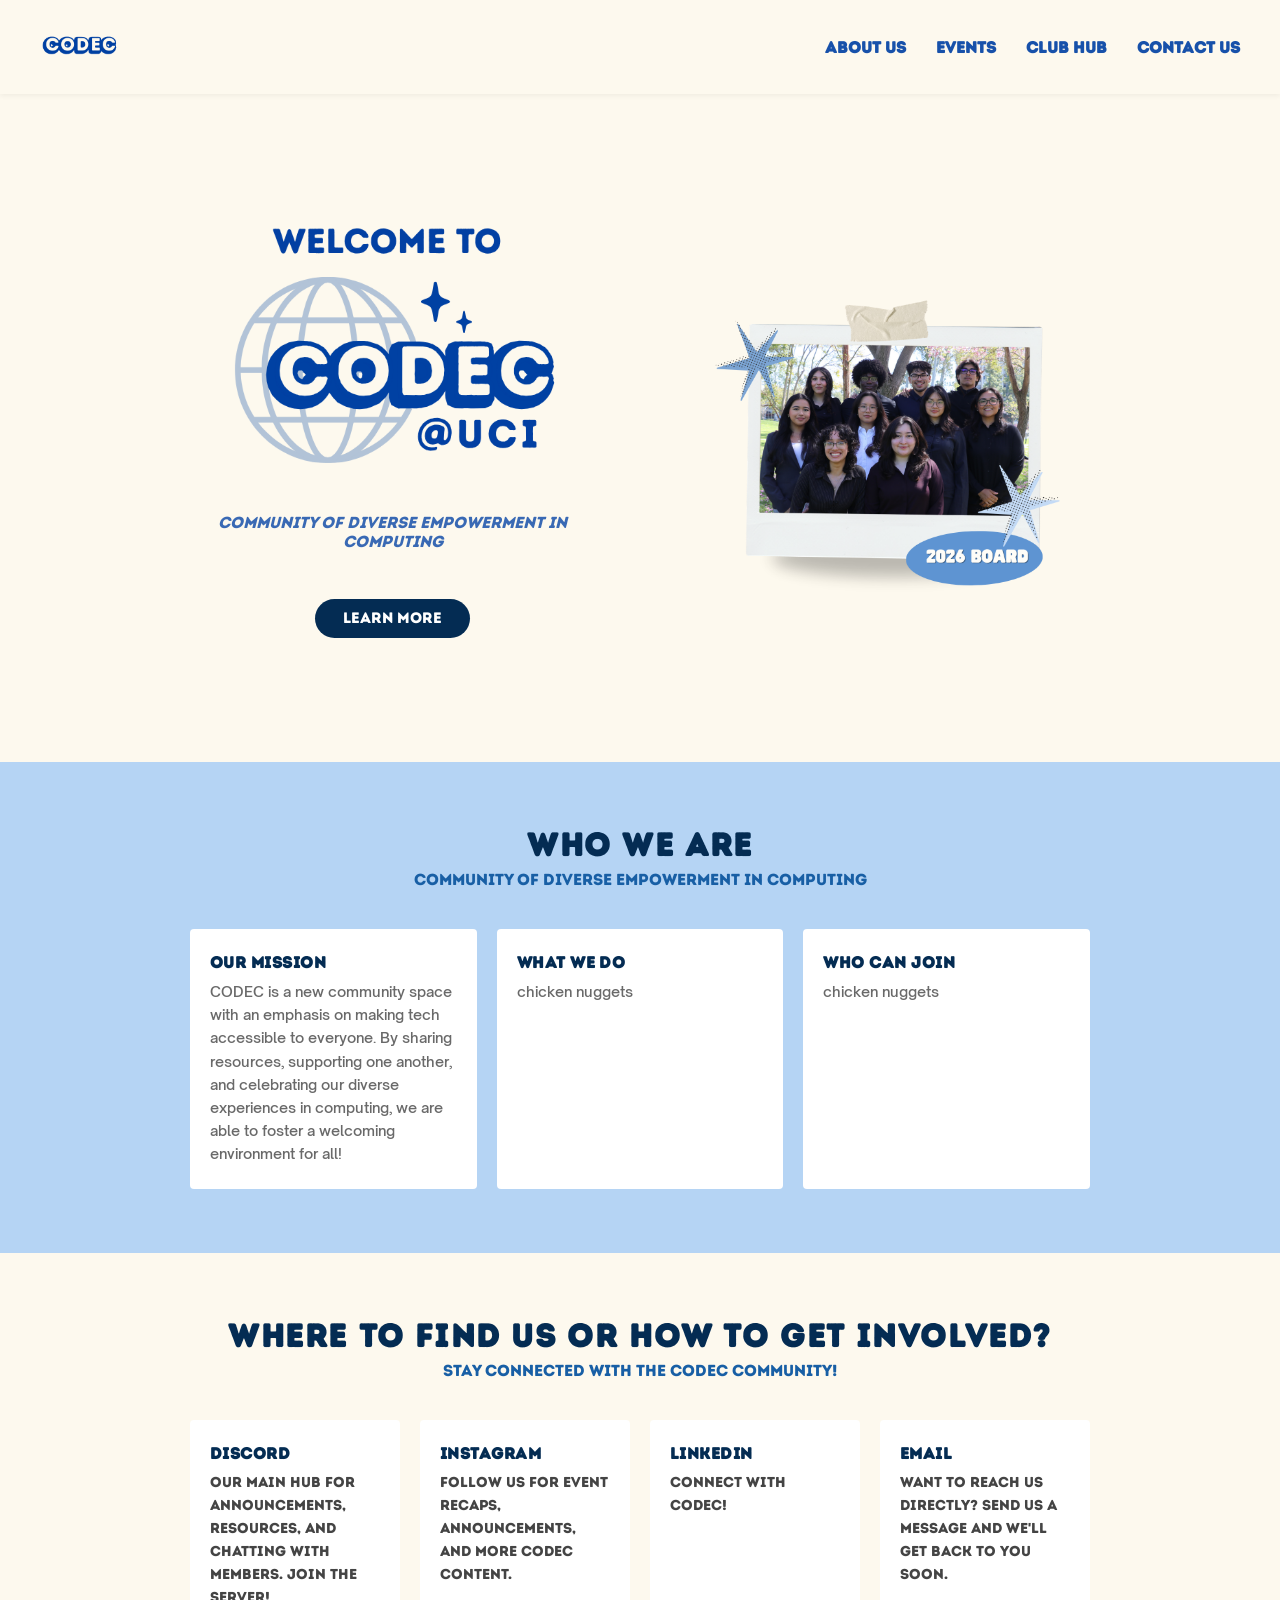
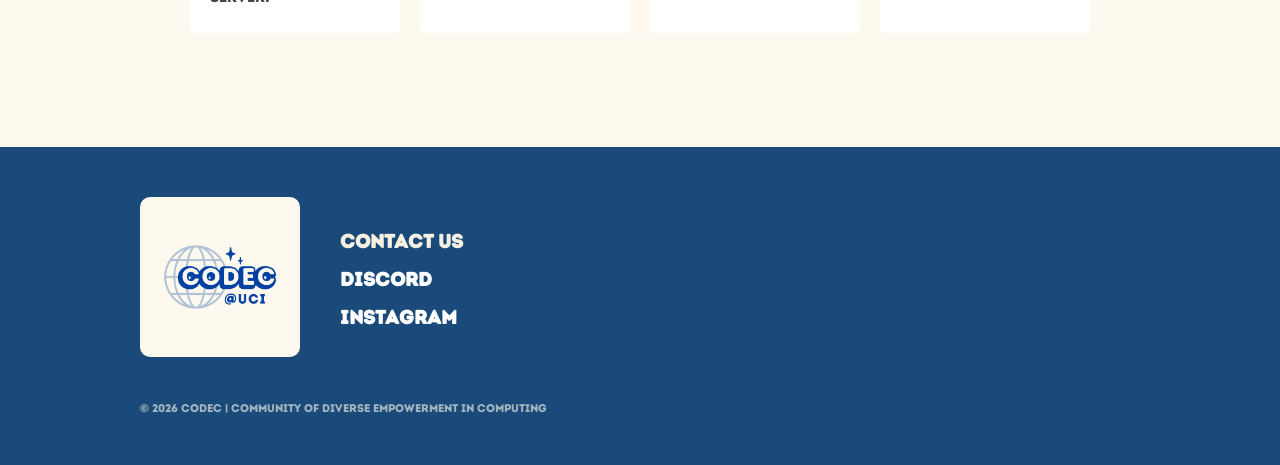
<file: index.html>
<!DOCTYPE html>
<html>
<head>
    <title>CODEC | Home</title>
    <link rel="stylesheet" href="style.css">
</head>
<body>

    <!--<img src="images/OFFICAL_LOGO.png" class="watermark" alt="">-->

    <div class="hero-section">
        <div class="hero-text">
            <img src="images\WELCOME-CODEC-LOGO.png" alt="Welcome to CODEC" class="hero-logo">
            <p class="hero-subtitle">Community of Diverse Empowerment in Computing</p>
            <a href="#about" class="nav-button">Learn More</a>
        </div>
        <div class="hero-image">
            <img src="images\homepage-board.png" alt="CODEC community">
        </div>
    </div>


    <div class="about-section">
        <h2 class="about-title">Who We Are</h2>
        <p class="about-subtitle">Community of Diverse Empowerment in Computing</p>
        <div class="about-cards">
            <div class="about-card">
                <h3>Our Mission</h3>
                <p class="hero-tagline">CODEC is a new community space with an emphasis on making tech accessible to everyone. By sharing resources, supporting one another, and celebrating our diverse experiences in computing, we are able to foster a welcoming environment for all!</p>
            </div>
            <div class="about-card">
                <h3>What We Do</h3>
                <p class="hero-tagline">chicken nuggets</p>
            </div>
            <div class="about-card">
                <h3>Who Can Join</h3>
                <p class="hero-tagline">chicken nuggets</p>
            </div>
        </div>
    </div>

    <div class="social-section">
        <h2 class="about-title">Where to find us or How to get involved?</h2>
        <p class="about-subtitle">Stay connected with the CODEC community!</p>
        <div class="about-cards">
            <div class="about-card">
                <h3>Discord</h3>
                <p>Our main hub for announcements, resources, and chatting with members. Join the server!</p>
            </div>
            <div class="about-card">
                <h3>Instagram</h3>
                <p>Follow us for event recaps, announcements, and more CODEC content.</p>
            </div>
            <div class="about-card">
                <h3>LinkedIn</h3>
                <p>Connect with CODEC!</p>
            </div>
            <div class="about-card">
                <h3>Email</h3>
                <p>Want to reach us directly? Send us a message and we'll get back to you soon.</p>
            </div>
        </div>
    </div>

    <script src="components.js"></script>
</body>
</html>
</file>
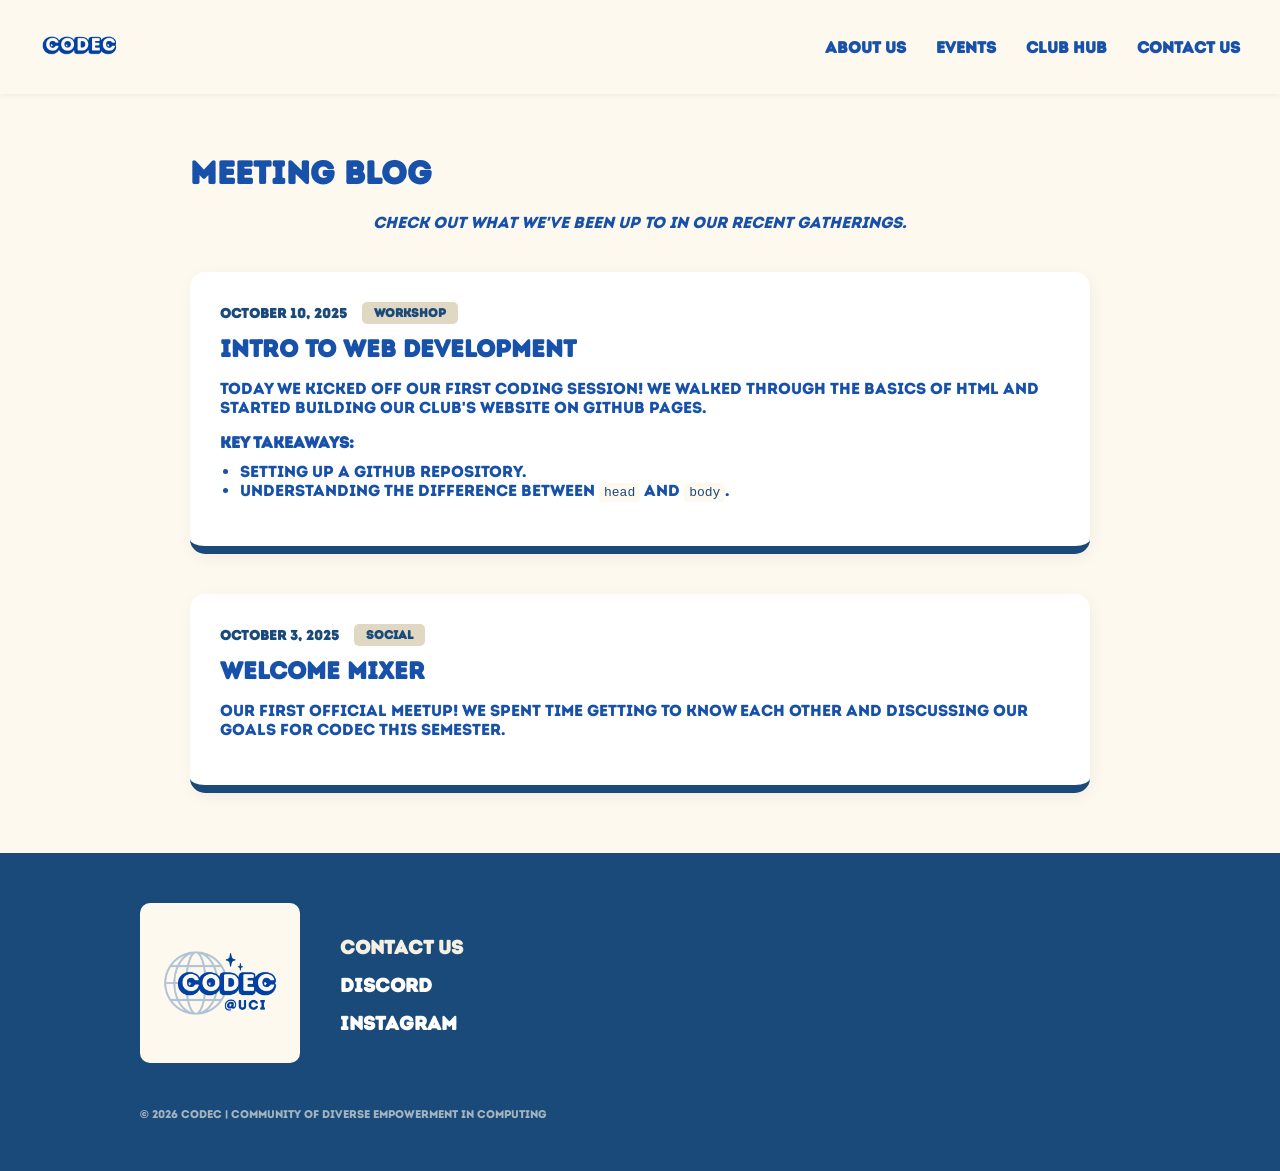
<file: events.html>
<!DOCTYPE html>
<html>
<head>
    <title>CODEC | Events</title>
    <link rel="stylesheet" href="style.css">
</head>
<body>

    <div class="content-wrapper">
        <h1>Meeting Blog</h1>
        <p style="text-align: center; font-style: italic;">Check out what we've been up to in our recent gatherings.</p>

        <div class="blog-post">
            <div class="post-header">
                <span class="date">October 10, 2025</span> 
                <span class="tag">Workshop</span>
            </div>
            <h2>Intro to Web Development</h2>
            <p>Today we kicked off our first coding session! We walked through the basics of HTML and started building our club's website on GitHub Pages.</p>
            
            <strong>Key Takeaways:</strong>
            <ul>
                <li>Setting up a GitHub repository.</li>
                <li>Understanding the difference between <code>head</code> and <code>body</code>.</li>
            </ul>
        </div>

        <div class="blog-post">
            <div class="post-header">
                <span class="date">October 3, 2025</span> 
                <span class="tag">Social</span>
            </div>
            <h2>Welcome Mixer</h2>
            <p>Our first official meetup! We spent time getting to know each other and discussing our goals for CODEC this semester.</p>
        </div>
    </div>

    <script src="components.js"></script>
</body>
</html>
</file>
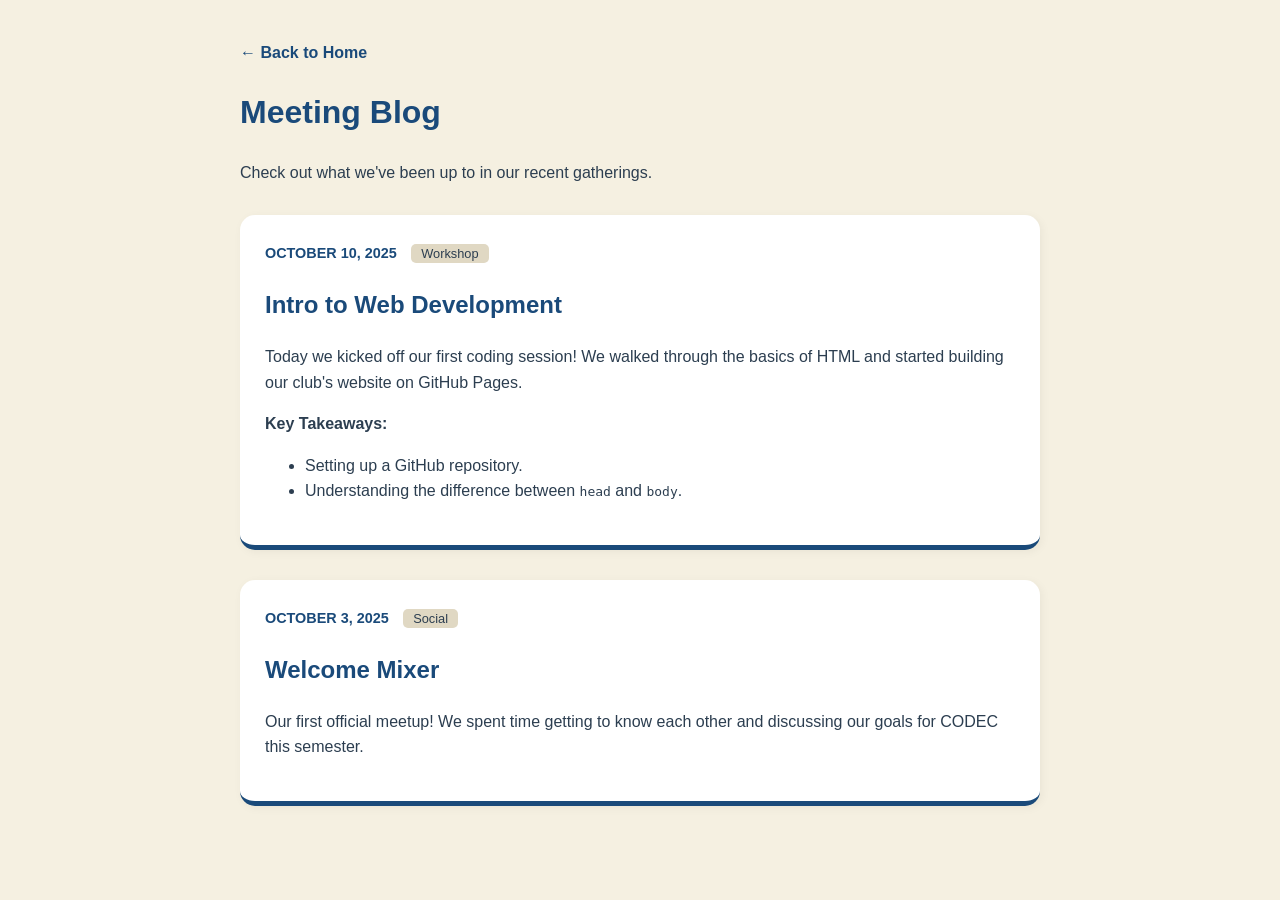
<file: meetings_blog.html>
<html>
<head>
    <title>CODEC | Meeting Blog</title>
    <style>
        /* Keeping the same Tan & Blue theme */
        body { 
            font-family: 'Segoe UI', Tahoma, Geneva, Verdana, sans-serif; 
            line-height: 1.6; 
            color: #2c3e50; 
            max-width: 800px; 
            margin: 0 auto; 
            padding: 40px;
            background-color: #f5f0e1; 
        }

        .back-btn { text-decoration: none; color: #1a4a7a; font-weight: bold; }

        /* Blog Post Container */
        .blog-post {
            background-color: #ffffff;
            padding: 25px;
            margin: 30px 0;
            border-radius: 15px;
            border-bottom: 5px solid #1a4a7a; /* Blue accent at the bottom */
            box-shadow: 2px 2px 10px rgba(0,0,0,0.05);
        }

        .date {
            color: #1a4a7a;
            font-weight: bold;
            text-transform: uppercase;
            font-size: 0.9em;
        }

        h1, h2 { color: #1a4a7a; }
        
        /* Tag for quick categories (e.g., Workshop, Social) */
        .tag {
            background: #e0d8c3;
            padding: 2px 10px;
            border-radius: 5px;
            font-size: 0.8em;
            margin-left: 10px;
        }
    </style>
</head>
<body>

    <a href="index.html" class="back-btn">← Back to Home</a>

    <h1>Meeting Blog</h1>
    <p>Check out what we've been up to in our recent gatherings.</p>

    <div class="blog-post">
        <span class="date">October 10, 2025</span> <span class="tag">Workshop</span>
        <h2>Intro to Web Development</h2>
        <p>Today we kicked off our first coding session! We walked through the basics of HTML and started building our club's website on GitHub Pages.</p>
        <strong>Key Takeaways:</strong>
        <ul>
            <li>Setting up a GitHub repository.</li>
            <li>Understanding the difference between <code>head</code> and <code>body</code>.</li>
        </ul>
    </div>
    <div class="blog-post">
        <span class="date">October 3, 2025</span> <span class="tag">Social</span>
        <h2>Welcome Mixer</h2>
        <p>Our first official meetup! We spent time getting to know each other and discussing our goals for CODEC this semester.</p>
    </div>

</body>
</html>
</file>
<file: style.css>
/* Global Styles */
@font-face {
    font-family: 'intro-rust';       
    src: url('fonts/intro_rust.otf') format('opentype');
    font-weight: normal;
    font-style: normal;
}

@font-face {
    font-family: 'open-sauce';       
    src: url('fonts/OpenSauceOne-Medium.ttf') format('opentype');
    font-weight: normal;
    font-style: normal;
}

body { 
    font-family: 'intro-rust';
    /*font-family: "Verdana", "Geneva", "Tahoma", sans-serif, monospace; */
    background-color: #FDF9EE; 
    color: #1751AA; 
    margin: 0;
    padding: 0;
    text-align: center;
}

/* --- HEADER --- */
header {
    background-color: #FDF9EE;
    padding: 5px 40px;
    display: flex;
    justify-content: space-between;
    align-items: center;
    box-shadow: 0 2px 5px rgba(0,0,0,0.05);
    position: sticky;
    top: 0;
    z-index: 100;
}

.header-logo img {
    background-color: transparent !important;
    height: 80px;
    width: 80px;
    aspect-ratio: 1/1;
    object-fit: cover;
    transition: 0.3s;
}

.header-glow {
    color: #1751AA; /* Your dark blue */
    text-decoration: none;
    font-weight: bold;
    transition: color 0.3s ease; /* This makes the color fade in smoothly */
}

.header-glow:hover {
    color: #81c6f4; /* A lighter, "active" blue */
}

.nav-links {
    display: flex;
    gap: 30px;
}

.nav-links a {
    text-decoration: none;
    color: #1751AA;
    font-weight: bold;
    transition: 0.3s;
}

/* --- FOOTER --- */
footer {
    background-color: #1a4a7a;
    color: #FDF9EE;
    padding: 50px 20px;
    margin-top: 50px;
    text-align: left;
}

.footer-content {
    display: flex;
    align-items: center; 
    gap: 40px;
    max-width: 1000px;
    margin: 0 auto;
}

.footer-logo {
    width: 160px;
    height: 160px;
    aspect-ratio: 1/1;
    object-fit: cover;
    border-radius: 10px;
}

.footer-links-stack {
    display: flex;
    flex-direction: column;
    gap: 15px;
}

.contact-text-link {
    color: #f5f0e1;
    font-size: 1.2em;
    text-decoration: none;
    font-weight: bold;
}

.glow-link {
    color: #ffffff;
    font-size: 1.2em;
    text-decoration: none;
    font-weight: bold;
    transition: 0.3s;
}

.glow-link:hover {
    text-shadow: 0 0 8px rgba(255, 255, 255, 0.8), 0 0 20px rgba(255, 255, 255, 0.5);
}

.copyright {
    max-width: 1000px;
    margin: 40px auto 0 auto;
    font-size: 0.7em;
    opacity: 0.6;
}

/* --- PAGE SPECIFIC CONTENT --- */
.hero-section {
    display: flex;
    flex-direction: row;
    align-items: center;
    gap: 9rem;
    padding: 4rem 17%;

    min-height: 60vh;
}

.hero-text {
    flex: 1;
}

.hero-text h1 {
    font-size: 2.8rem;
    margin-bottom: 0.5rem;
}

.hero-subtitle {
    color: #1751AA
    font-size: 1.1rem;
    font-style: italic;
    margin-bottom: 1.5rem;
    opacity: 0.85;
}

.hero-tagline {
    font-family: 'open-sauce';
    color: #1751AA

    font-size: 1rem;
    line-height: 1.7;
    opacity: 0.8;
}

.hero-image {
    flex: 1;
    display: flex;
    justify-content: center;
}
.hero-logo {
    width: 100%;
    max-width: 500px;
    height: auto;
    margin-bottom: 1rem;
}

.hero-image img {
    width: 100%;
    max-width: 600px;
    height: auto;
    border-radius: 12px;
    object-fit: cover;
}

.hero-section h1 { color: #1751AA; font-size: 4em; }

.content-wrapper { max-width: 900px; margin: 60px auto; text-align: left; padding: 0 20px; }
.mission-box { background: #fff; border-left: 8px solid #1751AA; padding: 30px; border-radius: 0 15px 15px 0; }

.watermark {
    position: fixed; top: 50%; left: 50%; transform: translate(-50%, -50%);
    width: 400px; opacity: 0.05; z-index: -1; pointer-events: none;
}

/* --- ABOUT PAGE SPECIFIC --- */
.about-page {
    max-width: 1000px; /* Made the page wider as requested */
}

.main-title {
    font-size: 3.5em; /* Larger title */
    margin-bottom: 20px;
}

.intro-section {
    font-size: 1.2em; /* Larger mission text */
    line-height: 1.8;
    margin-bottom: 60px;
}

.definition {
    font-size: 1.4em;
    color: #1a4a7a;
}

.section-heading {
    text-align: left; /* Left aligned as requested */
    font-size: 2.5em;
    border-bottom: 3px solid #1a4a7a;
    padding-bottom: 10px;
    margin-bottom: 40px;
}

/* --- STACKED TEAM LAYOUT --- */
.team-list {
    display: flex;
    flex-direction: column;
    gap: 50px; /* Space between members */
}

.member-row {
    display: flex;
    align-items: flex-start;
    gap: 40px;
    text-align: left;
    background: #ffffff;
    padding: 30px;
    border-radius: 15px;
    box-shadow: 2px 4px 15px rgba(0,0,0,0.05);
}

.member-row img {
    width: 250px; /* Large photo size */
    height: 300px; /* Rectangular like WICS */
    object-fit: cover;
    border-radius: 10px;
    border: 3px solid #1a4a7a;
}

.member-info h3 {
    margin: 0;
    font-size: 1.8em;
    color: #1a4a7a;
}

.role {
    font-weight: bold;
    color: #d35400; /* Distinct color for the role */
    margin: 5px 0 15px 0;
    text-transform: uppercase;
    letter-spacing: 1px;
}

.bio {
    line-height: 1.6;
    font-size: 1.05em;
}

/* Responsive adjustment for Mobile */
@media (max-width: 768px) {
    .member-row {
        flex-direction: column;
        align-items: center;
        text-align: center;
    }
    .member-row img {
        width: 100%;
        height: auto;
    }
}

/* --- BLOG / EVENTS STYLES --- */
.blog-post {
    background-color: #ffffff;
    padding: 30px;
    margin: 40px 0;
    border-radius: 15px;
    border-bottom: 8px solid #1a4a7a; /* Matches the mission box style */
    box-shadow: 2px 4px 15px rgba(0,0,0,0.05);
}

.post-header {
    display: flex;
    align-items: center;
    margin-bottom: 10px;
}

.date {
    color: #1a4a7a;
    font-weight: bold;
    font-size: 0.85em;
}

.tag {
    background: #e0d8c3;
    color: #1a4a7a;
    padding: 4px 12px;
    border-radius: 5px;
    font-size: 0.75em;
    margin-left: 15px;
    font-weight: bold;
    text-transform: uppercase;
}

.blog-post h2 {
    text-align: left; /* Keeps the post titles aligned with the text */
    margin: 10px 0;
}

.blog-post ul {
    margin-top: 10px;
    padding-left: 20px;
}

.blog-post code {
    background: #FDF9EE;
    padding: 2px 5px;
    border-radius: 4px;
    color: #1a4a7a;
}

/* ABOUT ME SECTION :D */
.about-section {
    background-color: #B5D4F4;
    padding: 4rem 5%;
    text-align: center;
}

.about-title {
    font-size: 2rem;
    color: #042C53;
    text-transform: uppercase;
    letter-spacing: 0.05em;
    margin: 0 0 0.4rem;
}

.about-subtitle {
    color: #185FA5;
    margin: 0 0 2.5rem;
}

.about-cards {
    display: grid;
    grid-template-columns: repeat(auto-fit, minmax(200px, 1fr));
    gap: 1.25rem;
    max-width: 900px;
    margin: 0 auto;
}

.about-card {
    background: #ffffff;
    border-radius: 4px;
    padding: 1.5rem 1.25rem;
    text-align: left;
}

.about-card h3 {
    font-size: 1rem;
    color: #042C53;
    text-transform: uppercase;
    letter-spacing: 0.03em;
    margin: 0 0 0.5rem;
}

.about-card p {
    font-size: 0.9rem;
    color: #444;
    line-height: 1.6;
    margin: 0;
}

.announcement-strip {
    background-color: #185FA5;
    color: #ffffff;
    text-align: center;
    padding: 0.6rem 5%;
    font-size: 0.95rem;
    margin: 0;
}

.announcement-strip p {
    margin: 0;
}

.social-section {
    background-color: #FDF9EE;
    padding: 4rem 5%;
    text-align: center;
}

.nav-button {
    display: inline-block;
    background-color: #042C53;
    color: #ffffff;
    text-decoration: none;
    padding: 0.65rem 1.75rem;
    border-radius: 999px;
    font-size: 0.95rem;
    margin-top: 1.5rem;
}

.nav-button:hover {
    background-color: #185FA5;
}

html {
    scroll-behavior: smooth;
}
</file>
